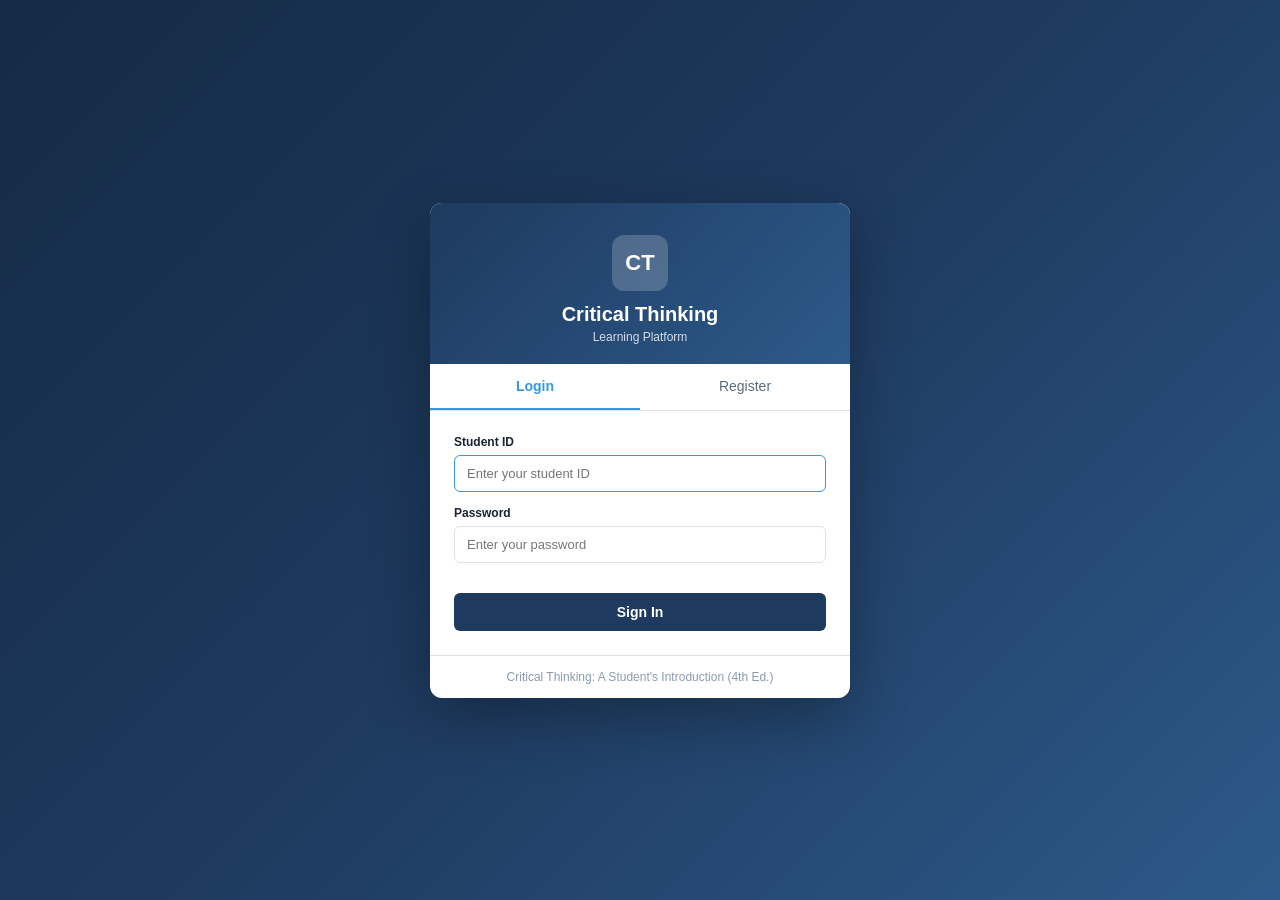
<file: index.html>
<!DOCTYPE html>
<html lang="en">
<head>
<meta charset="UTF-8">
<meta name="viewport" content="width=device-width, initial-scale=1.0">
<title>Critical Thinking Learning Platform</title>
<link rel="stylesheet" href="styles.css">
</head>
<body>
<!-- Auth Overlay (Login / Register) - V7 -->
<div id="authOverlay" class="auth-overlay" style="display:none;">
  <div class="auth-card">
    <div class="auth-logo">
      <div class="auth-logo-icon">CT</div>
      <h2>Critical Thinking</h2>
      <p>Learning Platform</p>
    </div>
    <div class="auth-tabs">
      <div class="auth-tab active" id="authTabLogin" onclick="switchAuthTab('login')">Login</div>
      <div class="auth-tab" id="authTabRegister" onclick="switchAuthTab('register')">Register</div>
    </div>
    <div class="auth-body">
      <!-- Login Form -->
      <div id="loginForm">
        <div class="auth-form-group">
          <label class="auth-form-label">Student ID</label>
          <input type="text" class="auth-form-input" id="loginStudentId" placeholder="Enter your student ID">
        </div>
        <div class="auth-form-group">
          <label class="auth-form-label">Password</label>
          <input type="password" class="auth-form-input" id="loginPassword" placeholder="Enter your password">
        </div>
        <div class="auth-hint" id="loginHint"></div>
        <button class="auth-btn" onclick="loginStudent()">Sign In</button>
      </div>
      <!-- Register Form -->
      <div id="registerForm" style="display:none;">
        <div class="auth-form-group">
          <label class="auth-form-label">Class</label>
          <select class="auth-form-select" id="regClass">
            <option value="Class A">Class A</option>
            <option value="Class B">Class B</option>
            <option value="Class C">Class C</option>
            <option value="__custom__">-- Enter custom class name --</option>
          </select>
          <input type="text" class="auth-form-input" id="regClassCustom" placeholder="Enter custom class name" style="display:none; margin-top:6px;">
        </div>
        <div class="auth-form-group">
          <label class="auth-form-label">Student ID</label>
          <input type="text" class="auth-form-input" id="regStudentId" placeholder="e.g. stu_001 or 2024001">
        </div>
        <div class="auth-form-group">
          <label class="auth-form-label">Name</label>
          <input type="text" class="auth-form-input" id="regName" placeholder="Your full name">
        </div>
        <div class="auth-form-group">
          <label class="auth-form-label">Password</label>
          <input type="password" class="auth-form-input" id="regPassword" placeholder="Create a password">
        </div>
        <div class="auth-form-group">
          <label class="auth-form-label">Confirm Password</label>
          <input type="password" class="auth-form-input" id="regConfirmPassword" placeholder="Confirm your password">
        </div>
        <div class="auth-hint" id="regHint"></div>
        <button class="auth-btn" onclick="registerStudentV7()">Create Account</button>
      </div>
    </div>
    <div class="auth-footer">
      Critical Thinking: A Student's Introduction (4th Ed.)
    </div>
  </div>
</div>

<!-- Welcome / Landing Screen -->
<div id="welcomeScreen" class="welcome-screen">
  <div class="welcome-container">
    <div class="welcome-logo">
      <div class="welcome-logo-icon">CT</div>
      <h1 class="welcome-title">Critical Thinking</h1>
      <p class="welcome-subtitle">Learning Platform</p>
    </div>
    <div class="welcome-cards">
      <div class="welcome-card" id="studentEntryBtn">
        <div class="welcome-card-icon">🎓</div>
        <h3>Student</h3>
        <p>Enter with your class code to begin learning</p>
      </div>
      <div class="welcome-card" id="teacherEntryBtn" onclick="window.location.href='admin.html'">
        <div class="welcome-card-icon">👨‍🏫</div>
        <h3>Teacher</h3>
        <p>Manage classes and view student progress</p>
      </div>
    </div>
    <p class="welcome-footer">Critical Thinking: A Student's Introduction (4th Ed.)</p>
  </div>
</div>

<!-- Student Registration Modal -->
<div id="registerModal" class="modal-overlay hidden">
  <div class="modal-content" style="max-width:420px;">
    <div class="modal-header">
      <h3>Join Your Class</h3>
    </div>
    <div class="modal-body">
      <div class="form-group">
        <label>Your Name</label>
        <input type="text" id="regName" placeholder="Enter your name" class="form-input">
      </div>
      <div class="form-group">
        <label>Class Code</label>
        <input type="text" id="regCode" placeholder="Enter class code (e.g. CT2026)" class="form-input">
        <p class="form-hint" id="regHint" style="color:#e74c3c;font-size:12px;margin-top:6px;"></p>
      </div>
      <button class="btn btn-primary" id="regSubmitBtn" style="width:100%;">Enter Learning Platform →</button>
    </div>
  </div>
</div>



<div class="app-container">
  <aside class="sidebar">
    <div class="sidebar-header">
      <div class="sidebar-logo">
        <div class="sidebar-logo-icon">CT</div>
        <span>Critical Thinking</span>
      </div>
      <div class="sidebar-subtitle">Learning Platform</div>
    </div>
    <nav class="nav-menu">
      <div class="nav-section-title">Main</div>
      <div class="nav-item active" data-page="dashboard">
        <span class="nav-item-icon">&#9632;</span>
        <span>Dashboard</span>
      </div>
      <div class="nav-item" data-page="messages">
        <span class="nav-item-icon">&#9993;</span>
        <span>Messages</span>
        <span class="nav-badge" id="msgBadge">0</span>
      </div>
      <div class="nav-section-title">Learning</div>
      <div class="nav-item" data-page="pretest">
        <span class="nav-item-icon">&#9881;</span>
        <span>Pretest</span>
      </div>
      <div class="nav-item" data-page="chapter1">
        <span class="nav-item-icon">&#9312;</span>
        <span>Chapter 1: Intro</span>
      </div>
      <div class="nav-item" data-page="chapter2">
        <span class="nav-item-icon">&#9313;</span>
        <span>Chapter 2: Arguments</span>
      </div>
      <div class="nav-item" data-page="chapter3">
        <span class="nav-item-icon">&#9314;</span>
        <span>Chapter 3: Logic</span>
      </div>
      <div class="nav-item" data-page="chapter4">
        <span class="nav-item-icon">&#9315;</span>
        <span>Chapter 4: Language</span>
      </div>
      <div class="nav-item" data-page="chapter5">
        <span class="nav-item-icon">&#9316;</span>
        <span>Chapter 5: Fallacies I</span>
      </div>
      <div class="nav-item" data-page="chapter6">
        <span class="nav-item-icon">&#9317;</span>
        <span>Chapter 6: Fallacies II</span>
      </div>
      <div class="nav-item" data-page="chapter7">
        <span class="nav-item-icon">&#9318;</span>
        <span>Chapter 7: Analyzing Arguments</span>
      </div>
      <div class="nav-item" data-page="chapter8">
        <span class="nav-item-icon">&#9319;</span>
        <span>Chapter 8: Evaluating Arguments</span>
      </div>
      <div class="nav-item" data-page="chapter9">
        <span class="nav-item-icon">&#9319;</span>
        <span>Chapter 9</span>
      </div>
      <div class="nav-item" data-page="chapter10">
        <span class="nav-item-icon">&#9319;</span>
        <span>Chapter 10</span>
      </div>
      <div class="nav-item" data-page="pbl">
        <span class="nav-item-icon">&#128193;</span>
        <span>PBL Projects</span>
      </div>
      <div class="nav-item" data-page="radar">
        <span class="nav-item-icon">&#9672;</span>
        <span>Knowledge Network</span>
      </div>
      <div class="nav-item" data-page="posttests">
        <span class="nav-item-icon">&#10003;</span>
        <span>Post-tests</span>
      </div>
      <div class="nav-section-title">Practice</div>
      <div class="nav-item" data-page="practice">
        <span class="nav-item-icon">&#9881;</span>
        <span>Practice Quizzes</span>
      </div>
    </nav>
    <div class="sidebar-footer">
      <div class="student-info">
        <div class="student-avatar" id="studentAvatar">S</div>
        <div>
          <div class="student-name" id="studentName">Student</div>
          <div class="student-role" id="studentRole">Learner</div>
        </div>
      </div>
    </div>
  </aside>

  <main class="main-content">
    <header class="topbar">
      <div class="topbar-title" id="topbarTitle">Dashboard</div>
      <div class="topbar-right">
        <div class="progress-mini">
          <span id="topbarProgressText">0% complete</span>
          <div class="progress-bar-mini">
            <div class="progress-fill-mini" id="topbarProgressFill" style="width:0%"></div>
          </div>
        </div>
        <div class="topbar-user-info">
          <span class="topbar-user-badge" id="topbarClassBadge">—</span>
          <span class="topbar-user-name" id="topbarUserName">Student</span>
          <button class="logout-btn-top" id="logoutBtnTop" title="Log out">Logout</button>
        </div>
      </div>
    </header>
    <div class="content-area" id="contentArea"></div>
  </main>
</div>

<button class="ai-tutor-toggle" id="aiTutorToggle" title="AI Tutor">&#128172;</button>

<div class="ai-tutor-panel" id="aiTutorPanel">
  <div class="ai-tutor-header">
    <div class="ai-tutor-avatar">&#127942;</div>
    <div>
      <div class="ai-tutor-name">Socratic Tutor</div>
      <div class="ai-tutor-status">Online - Ask me anything!</div>
    </div>
    <button class="ai-tutor-close" id="aiTutorClose">&times;</button>
  </div>
  <div class="ai-tutor-messages" id="aiMessages"></div>
  <div class="quick-suggestions" id="quickSuggestions"></div>
  <div class="ai-tutor-input">
    <input type="text" id="aiInput" placeholder="Ask me anything about critical thinking...">
    <button class="ai-tutor-send" id="aiSend">&#10148;</button>
  </div>
</div>

<script src="app.js"></script>
</body>
</html>
</file>
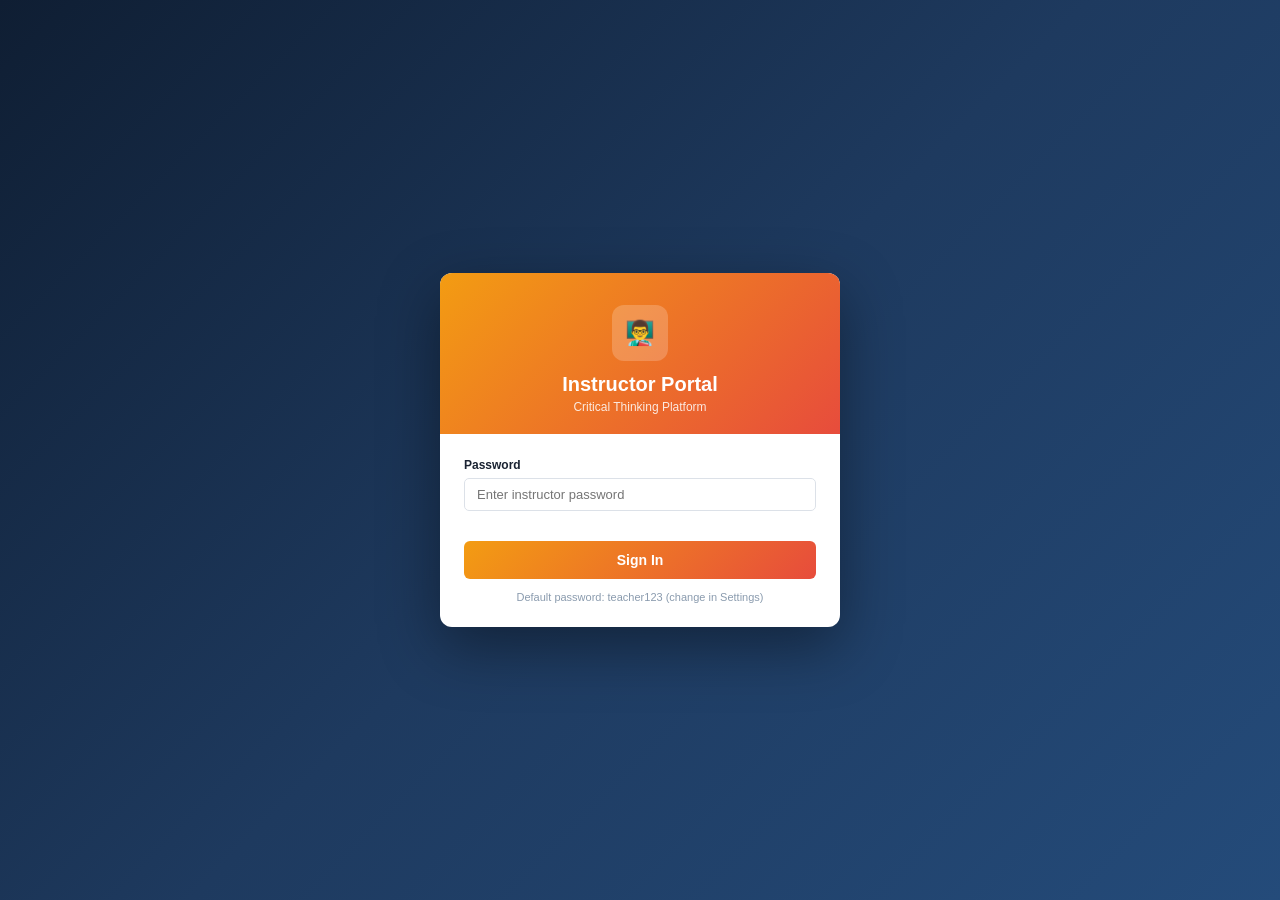
<file: admin.html>
<!DOCTYPE html>
<html lang="en">
<head>
<meta charset="UTF-8">
<meta name="viewport" content="width=device-width, initial-scale=1.0">
<title>Critical Thinking Platform - Instructor Dashboard</title>
<link rel="stylesheet" href="admin.css">
</head>
<body>

<!-- Teacher Login Overlay - V7 -->
<div id="teacherLoginOverlay" class="teacher-login-overlay" style="display:none;">
  <div class="teacher-login-card">
    <div class="teacher-login-header">
      <div class="teacher-login-icon">&#128104;&#8205;&#127979;</div>
      <h2>Instructor Portal</h2>
      <p>Critical Thinking Platform</p>
    </div>
    <div class="teacher-login-body">
      <div class="form-group">
        <label class="form-label">Password</label>
        <input type="password" class="form-input" id="teacherLoginPassword" placeholder="Enter instructor password">
      </div>
      <div class="form-hint" id="teacherLoginHint"></div>
      <button class="teacher-login-btn" onclick="teacherLogin()">Sign In</button>
      <p style="text-align:center; margin-top:12px; font-size:11px; color:var(--text-muted);">
        Default password: teacher123 (change in Settings)
      </p>
    </div>
  </div>
</div>

<div class="app-container">
  <aside class="sidebar">
    <div class="sidebar-header">
      <div class="sidebar-logo">
        <div class="sidebar-logo-icon">CT</div>
        <span>Critical Thinking</span>
      </div>
      <div class="sidebar-subtitle">Instructor Panel</div>
    </div>
    <nav class="nav-menu">
      <div class="nav-section-title">Overview</div>
      <div class="nav-item active" data-page="dashboard">
        <span class="nav-item-icon">&#9632;</span>
        <span>Dashboard</span>
      </div>
      <div class="nav-item" data-page="classes">
        <span class="nav-item-icon">&#128101;</span>
        <span>Class Management</span>
      </div>
      <div class="nav-item" data-page="students">
        <span class="nav-item-icon">&#9787;</span>
        <span>Students</span>
      </div>
      <div class="nav-item" data-page="analytics">
        <span class="nav-item-icon">&#9672;</span>
        <span>Class Analytics</span>
      </div>
      <div class="nav-item" data-page="pbl">
        <span class="nav-item-icon">&#128193;</span>
        <span>PBL Projects</span>
      </div>
      <div class="nav-section-title">Content</div>
      <div class="nav-item" data-page="course">
        <span class="nav-item-icon">&#128218;</span>
        <span>Course Management</span>
      </div>
      <div class="nav-item" data-page="questions">
        <span class="nav-item-icon">&#9776;</span>
        <span>Question Bank</span>
      </div>
      <div class="nav-item" data-page="settings">
        <span class="nav-item-icon">&#9881;</span>
        <span>Settings</span>
      </div>
    </nav>
    <div class="sidebar-footer">
      <div class="teacher-info">
        <div class="teacher-avatar">I</div>
        <div>
          <div class="teacher-name">Dr. Instructor</div>
          <div class="teacher-role">Teacher</div>
        </div>
      </div>
    </div>
  </aside>

  <main class="main-content">
    <header class="topbar">
      <div class="topbar-title" id="topbarTitle">Dashboard</div>
      <div style="display:flex; align-items:center; gap:12px;">
        <select id="adminClassFilter" class="class-filter-select" onchange="adminFilterByClass(this.value)" title="Filter by class">
          <option value="__all__">All Classes</option>
        </select>
        <a href="index_v7.html" style="font-size:13px; color:var(--accent); text-decoration:none;">Student View &rarr;</a>
        <button class="logout-btn-top" onclick="teacherLogout()" style="padding:5px 12px; background:transparent; border:1px solid var(--border); border-radius:5px; font-size:12px; color:var(--text-secondary); cursor:pointer; font-family:inherit;">Logout</button>
      </div>
    </header>
    <div class="content-area" id="contentArea"></div>
  </main>
</div>

<script src="admin.js"></script>

  <!-- Teacher AI Tutor -->
  <button id="teacherAiTutorToggle" title="AI Tutor" style="position:fixed; bottom:24px; right:24px; width:56px; height:56px; border-radius:50%; background:linear-gradient(135deg, #3498db, #2d5a8a); color:#fff; border:none; font-size:24px; cursor:pointer; box-shadow:0 4px 16px rgba(52,152,219,0.4); z-index:1500; transition:transform 0.2s;">&#128172;</button>
  
  <div id="teacherAiTutorPanel" style="position:fixed; bottom:24px; right:24px; width:380px; max-width:calc(100vw - 48px); height:520px; max-height:calc(100vh - 48px); background:#fff; border-radius:12px; box-shadow:0 8px 32px rgba(0,0,0,0.2); display:none; flex-direction:column; z-index:1501; overflow:hidden;">
    <div style="padding:14px 16px; background:linear-gradient(135deg, #1e3a5f, #2d5a8a); color:#fff; display:flex; align-items:center; justify-content:space-between; flex-shrink:0;">
      <div style="display:flex; align-items:center; gap:10px;">
        <div style="width:32px; height:32px; border-radius:50%; background:rgba(255,255,255,0.2); display:flex; align-items:center; justify-content:center; font-size:18px;">&#127891;</div>
        <div>
          <div style="font-weight:600; font-size:14px;">Teaching Assistant AI</div>
          <div style="font-size:11px; opacity:0.8;">AI Tutor for Educators</div>
        </div>
      </div>
      <button id="teacherAiTutorClose" style="background:none; border:none; color:#fff; font-size:22px; cursor:pointer; padding:4px; line-height:1;">&times;</button>
    </div>
    <div id="teacherAiMessages" style="flex:1; overflow-y:auto; padding:12px 14px; display:flex; flex-direction:column; gap:10px; background:#f5f7fa;"></div>
    <div id="teacherQuickSuggestions" style="padding:8px 12px; display:flex; gap:6px; flex-wrap:wrap; border-top:1px solid #dce1e8; background:#fff; flex-shrink:0;"></div>
    <div style="padding:10px 12px; border-top:1px solid #dce1e8; display:flex; gap:8px; background:#fff; flex-shrink:0;">
      <input type="text" id="teacherAiInput" placeholder="Ask about teaching strategies..." style="flex:1; padding:8px 14px; border:1px solid #dce1e8; border-radius:20px; font-size:13px; outline:none; font-family:inherit;">
      <button id="teacherAiSend" style="width:36px; height:36px; border-radius:50%; background:#3498db; color:#fff; border:none; cursor:pointer; flex-shrink:0; display:flex; align-items:center; justify-content:center;">&#10148;</button>
    </div>
  </div>

</body>
</html>
</file>
<file: styles.css>
* { margin:0; padding:0; box-sizing:border-box; }
html, body { height:100%; font-family:'Segoe UI', -apple-system, BlinkMacSystemFont, Roboto, sans-serif; background:#f0f2f5; color:#1a2332; font-size:14px; }
:root {
  --primary:#1e3a5f; --primary-dark:#152a45; --primary-light:#2d5a8a;
  --accent:#3498db; --accent-light:#5dade2;
  --success:#27ae60; --success-light:#2ecc71;
  --warning:#f39c12; --danger:#e74c3c; --danger-light:#ec7063;
  --sidebar-bg:#0f1e33; --sidebar-hover:#1a3050; --sidebar-active:#244b7a;
  --card-bg:#ffffff; --border:#dce1e8;
  --text-primary:#1a2332; --text-secondary:#5a6c7d; --text-muted:#8a9bae;
  --bg-page:#f0f2f5;
  --shadow-sm:0 1px 3px rgba(0,0,0,0.08);
  --shadow-md:0 2px 8px rgba(0,0,0,0.1);
  --shadow-lg:0 4px 16px rgba(0,0,0,0.12);
  --radius:6px;
}
.app-container { display:flex; height:100vh; overflow:hidden; }
.sidebar { width:240px; background:var(--sidebar-bg); color:#c8d6e5; display:flex; flex-direction:column; flex-shrink:0; border-right:1px solid rgba(255,255,255,0.05); }
.sidebar-header { padding:20px 18px; border-bottom:1px solid rgba(255,255,255,0.08); }
.sidebar-logo { font-size:17px; font-weight:700; color:#fff; letter-spacing:-0.3px; display:flex; align-items:center; gap:10px; }
.sidebar-logo-icon { width:32px; height:32px; background:linear-gradient(135deg, var(--accent), var(--primary-light)); border-radius:6px; display:flex; align-items:center; justify-content:center; font-weight:800; color:#fff; font-size:14px; }
.sidebar-subtitle { font-size:11px; color:var(--text-muted); margin-top:3px; }
.nav-menu { flex:1; padding:10px 0; overflow-y:auto; }
.nav-section-title { font-size:10px; text-transform:uppercase; letter-spacing:1px; color:#5a7090; padding:14px 18px 6px; font-weight:600; }
.nav-item { display:flex; align-items:center; gap:10px; padding:9px 18px; cursor:pointer; transition:all 0.15s; font-size:13.5px; border-left:3px solid transparent; color:#a8b8cc; }
.nav-item:hover { background:var(--sidebar-hover); color:#fff; }
.nav-item.active { background:var(--sidebar-active); color:#fff; border-left-color:var(--accent); }
.nav-item-icon { width:18px; text-align:center; font-size:15px; }
.nav-badge { margin-left:auto; background:var(--danger); color:#fff; font-size:10px; padding:2px 6px; border-radius:10px; font-weight:600; }
.sidebar-footer { padding:14px 18px; border-top:1px solid rgba(255,255,255,0.08); font-size:12px; color:#5a7090; }
.student-info { display:flex; align-items:center; gap:10px; }
.student-avatar { width:34px; height:34px; border-radius:50%; background:linear-gradient(135deg, var(--accent), var(--success)); display:flex; align-items:center; justify-content:center; color:#fff; font-weight:600; font-size:13px; }
.student-name { color:#e0e8f0; font-weight:500; font-size:13px; }
.student-role { font-size:11px; color:#5a7090; }
.main-content { flex:1; display:flex; flex-direction:column; overflow:hidden; }
.topbar { height:54px; background:#fff; border-bottom:1px solid var(--border); display:flex; align-items:center; padding:0 24px; justify-content:space-between; box-shadow:var(--shadow-sm); }
.topbar-title { font-size:16px; font-weight:600; color:var(--text-primary); }
.topbar-right { display:flex; align-items:center; gap:16px; }
.progress-mini { display:flex; align-items:center; gap:8px; font-size:12px; color:var(--text-secondary); }
.progress-bar-mini { width:100px; height:6px; background:#e8ecf1; border-radius:3px; overflow:hidden; }
.progress-fill-mini { height:100%; background:linear-gradient(90deg, var(--accent), var(--success)); border-radius:3px; transition:width 0.3s; }
.content-area { flex:1; overflow-y:auto; padding:20px 24px; background:var(--bg-page); }
.page-title { font-size:20px; font-weight:700; color:var(--text-primary); margin-bottom:4px; }
.page-subtitle { color:var(--text-secondary); font-size:13px; margin-bottom:18px; }
.card { background:var(--card-bg); border-radius:var(--radius); box-shadow:var(--shadow-sm); border:1px solid var(--border); margin-bottom:16px; }
.card-header { padding:14px 18px; border-bottom:1px solid var(--border); display:flex; align-items:center; justify-content:space-between; }
.card-title { font-size:14px; font-weight:600; color:var(--text-primary); }
.card-body { padding:16px 18px; }
.grid-2 { display:grid; grid-template-columns:1fr 1fr; gap:16px; }
.grid-3 { display:grid; grid-template-columns:repeat(3, 1fr); gap:16px; }
.grid-4 { display:grid; grid-template-columns:repeat(4, 1fr); gap:16px; }
.stat-card { background:#fff; border-radius:var(--radius); padding:16px; box-shadow:var(--shadow-sm); border:1px solid var(--border); display:flex; flex-direction:column; gap:6px; }
.stat-label { font-size:12px; color:var(--text-secondary); }
.stat-value { font-size:26px; font-weight:700; color:var(--text-primary); }
.stat-change { font-size:11px; display:flex; align-items:center; gap:4px; }
.stat-change.up { color:var(--success); } .stat-change.down { color:var(--danger); }
.btn { display:inline-flex; align-items:center; justify-content:center; padding:8px 16px; border-radius:5px; font-size:13px; font-weight:500; cursor:pointer; border:none; transition:all 0.15s; font-family:inherit; }
.btn-primary { background:var(--primary); color:#fff; } .btn-primary:hover { background:var(--primary-light); }
.btn-accent { background:var(--accent); color:#fff; } .btn-accent:hover { background:var(--accent-light); }
.btn-success { background:var(--success); color:#fff; } .btn-success:hover { background:var(--success-light); }
.btn-outline { background:transparent; border:1px solid var(--border); color:var(--text-primary); }
.btn-outline:hover { background:#f5f7fa; border-color:var(--accent); color:var(--accent); }
.btn-sm { padding:5px 12px; font-size:12px; } .btn-lg { padding:10px 22px; font-size:14px; }
.btn:disabled { opacity:0.5; cursor:not-allowed; }
.btn-block { width:100%; }
.quiz-container { max-width:760px; margin:0 auto; }
.quiz-progress-bar { height:4px; background:#e8ecf1; border-radius:2px; margin-bottom:20px; overflow:hidden; }
.quiz-progress-fill { height:100%; background:linear-gradient(90deg, var(--accent), var(--success)); transition:width 0.3s; }
.quiz-meta { display:flex; justify-content:space-between; align-items:center; margin-bottom:12px; font-size:12px; color:var(--text-secondary); }
.difficulty-badge { display:inline-block; padding:3px 10px; border-radius:12px; font-size:11px; font-weight:600; text-transform:capitalize; }
.difficulty-badge.basic { background:#e8f8f0; color:var(--success); }
.difficulty-badge.intermediate { background:#fef3e2; color:var(--warning); }
.difficulty-badge.advanced { background:#fde8e8; color:var(--danger); }
.question-text { font-size:16px; font-weight:600; color:var(--text-primary); line-height:1.5; margin-bottom:18px; }
.option-item { display:flex; align-items:flex-start; gap:12px; padding:12px 14px; border:1px solid var(--border); border-radius:6px; margin-bottom:10px; cursor:pointer; transition:all 0.15s; background:#fff; }
.option-item:hover { border-color:var(--accent); background:#f0f7fd; }
.option-item.selected { border-color:var(--accent); background:#e8f4fd; }
.option-item.correct { border-color: var(--success); background: #eafaf1; color: #1e8449; }
.option-item.incorrect { border-color: var(--danger); background: #fdedec; color: #c0392b; }
.option-label { width:24px; height:24px; border-radius:50%; background:#e8ecf1; color:var(--text-secondary); display:flex; align-items:center; justify-content:center; font-size:12px; font-weight:600; flex-shrink:0; }
.option-item.selected .option-label { background:var(--accent); color:#fff; }
.option-item.correct .option-label { background:var(--success); color:#fff; }
.option-item.incorrect .option-label { background:var(--danger); color:#fff; }
.option-text { flex:1; line-height:1.45; font-size:13.5px; }
.explanation-box { margin-top:16px; padding:14px; background:#f8fafc; border-left:3px solid var(--accent); border-radius:4px; font-size:13px; line-height:1.5; color:var(--text-secondary); }
.explanation-box strong { color:var(--text-primary); }
.quiz-actions { display:flex; justify-content:space-between; align-items:center; margin-top:24px; gap:12px; }
.radar-container { width:100%; max-width:400px; margin:0 auto; }
.chapter-content { line-height:1.7; color:var(--text-primary); }
.chapter-content h2 { font-size:22px; margin:24px 0 12px; color:var(--primary); }
.chapter-content h3 { font-size:17px; margin:20px 0 10px; color:var(--primary-dark); }
.chapter-content p { margin-bottom:12px; font-size:14px; }
.chapter-content ul, .chapter-content ol { margin:10px 0 14px 24px; }
.chapter-content li { margin-bottom:6px; font-size:14px; }
.chapter-content .highlight-box { background:#f0f7fd; border-left:4px solid var(--accent); padding:14px 18px; margin:16px 0; border-radius:4px; }
.chapter-content .key-term { font-weight:600; color:var(--primary-dark); }
.ai-tutor-toggle { position:fixed; right:24px; bottom:24px; z-index:1000; width:56px; height:56px; border-radius:50%; background:linear-gradient(135deg, var(--primary), var(--accent)); color:#fff; cursor:pointer; border:none; box-shadow:0 4px 16px rgba(30,58,95,0.4); display:flex; align-items:center; justify-content:center; font-size:26px; transition:all 0.25s; }
.ai-tutor-toggle:hover { transform:scale(1.08); box-shadow:0 6px 20px rgba(30,58,95,0.5); }
.ai-tutor-toggle.has-unread::after { content:''; position:absolute; top:4px; right:4px; width:12px; height:12px; background:var(--danger); border-radius:50%; border:2px solid #fff; }
.ai-tutor-panel { position:fixed; right:24px; bottom:92px; z-index:999; width:380px; height:520px; background:#fff; border-radius:12px; box-shadow:0 8px 32px rgba(0,0,0,0.2); display:flex; flex-direction:column; overflow:hidden; transform:translateY(20px); opacity:0; pointer-events:none; transition:all 0.25s ease; border:1px solid var(--border); }
.ai-tutor-panel.open { transform:translateY(0); opacity:1; pointer-events:auto; }
.ai-tutor-header { background:linear-gradient(135deg, var(--primary), var(--primary-light)); color:#fff; padding:14px 16px; display:flex; align-items:center; gap:12px; }
.ai-tutor-avatar { width:38px; height:38px; border-radius:50%; background:linear-gradient(135deg, var(--accent), var(--success)); display:flex; align-items:center; justify-content:center; font-size:18px; font-weight:700; flex-shrink:0; }
.ai-tutor-name { font-weight:600; font-size:14px; }
.ai-tutor-status { font-size:11px; opacity:0.8; display:flex; align-items:center; gap:5px; }
.ai-tutor-status::before { content:''; width:7px; height:7px; background:var(--success-light); border-radius:50%; display:inline-block; }
.ai-tutor-close { margin-left:auto; background:transparent; border:none; color:#fff; font-size:20px; cursor:pointer; opacity:0.8; padding:4px; }
.ai-tutor-close:hover { opacity:1; }
.ai-tutor-messages { flex:1; overflow-y:auto; padding:16px; display:flex; flex-direction:column; gap:12px; background:#f5f7fa; }
.msg { max-width:82%; padding:10px 13px; border-radius:14px; font-size:13px; line-height:1.45; word-wrap:break-word; }
.msg-ai { align-self:flex-start; background:#fff; color:var(--text-primary); border-bottom-left-radius:4px; box-shadow:0 1px 2px rgba(0,0,0,0.06); }
.msg-user { align-self:flex-end; background:var(--accent); color:#fff; border-bottom-right-radius:4px; }
.msg-hint { align-self:flex-start; background:#fff8e1; color:#8d6e00; border:1px solid #ffe082; font-size:12px; padding:8px 12px; border-radius:10px; border-bottom-left-radius:4px; }
.msg-thinking { align-self:flex-start; background:#fff; padding:10px 14px; border-radius:14px; border-bottom-left-radius:4px; display:flex; gap:4px; box-shadow:0 1px 2px rgba(0,0,0,0.06); }
.msg-thinking span { width:6px; height:6px; background:var(--text-muted); border-radius:50%; animation:bounce 1.2s infinite; }
.msg-thinking span:nth-child(2) { animation-delay:0.15s; }
.msg-thinking span:nth-child(3) { animation-delay:0.3s; }
@keyframes bounce { 0%, 60%, 100% { transform:translateY(0); opacity:0.4; } 30% { transform:translateY(-5px); opacity:1; } }
.ai-tutor-input { padding:12px; border-top:1px solid var(--border); background:#fff; display:flex; gap:8px; }
.ai-tutor-input input { flex:1; padding:9px 12px; border:1px solid var(--border); border-radius:20px; font-size:13px; outline:none; font-family:inherit; }
.ai-tutor-input input:focus { border-color:var(--accent); }
.ai-tutor-send { width:36px; height:36px; border-radius:50%; background:var(--accent); color:#fff; border:none; cursor:pointer; display:flex; align-items:center; justify-content:center; font-size:14px; }
.ai-tutor-send:hover { background:var(--accent-light); }
.quick-suggestions { display:flex; flex-wrap:wrap; gap:6px; padding:8px 12px; border-top:1px solid var(--border); background:#fafbfc; }
.quick-suggestion { padding:5px 10px; background:#fff; border:1px solid var(--border); border-radius:14px; font-size:11px; color:var(--text-secondary); cursor:pointer; transition:all 0.15s; }
.quick-suggestion:hover { border-color:var(--accent); color:var(--accent); background:#f0f7fd; }
.message-item { padding:14px 16px; border-bottom:1px solid var(--border); cursor:pointer; transition:background 0.15s; display:flex; gap:12px; }
.message-item:hover { background:#f8fafc; }
.message-item.unread { background:#f0f7fd; }
.message-item.unread .message-title { font-weight:600; }
.message-icon { width:38px; height:38px; border-radius:8px; flex-shrink:0; display:flex; align-items:center; justify-content:center; font-size:16px; background:#e8f4fd; color:var(--accent); }
.message-icon.success { background:#eafaf1; color:var(--success); }
.message-icon.warning { background:#fef3e2; color:var(--warning); }
.message-icon.info { background:#e8f4fd; color:var(--accent); }
.message-content { flex:1; min-width:0; }
.message-title { font-size:13px; color:var(--text-primary); margin-bottom:3px; }
.message-preview { font-size:12px; color:var(--text-secondary); white-space:nowrap; overflow:hidden; text-overflow:ellipsis; }
.message-time { font-size:11px; color:var(--text-muted); flex-shrink:0; }
.data-table { width:100%; border-collapse:collapse; font-size:13px; }
.data-table th { text-align:left; padding:10px 12px; font-weight:600; font-size:12px; color:var(--text-secondary); text-transform:uppercase; letter-spacing:0.5px; border-bottom:2px solid var(--border); background:#fafbfc; }
.data-table td { padding:11px 12px; border-bottom:1px solid var(--border); }
.data-table tr:hover { background:#f8fafc; }
.modal-overlay { position:fixed; top:0; left:0; right:0; bottom:0; background:rgba(0,0,0,0.5); z-index:2000; display:none; align-items:center; justify-content:center; }
.modal-overlay.show { display:flex; }
.modal { background:#fff; border-radius:8px; width:90%; max-width:520px; max-height:85vh; overflow-y:auto; box-shadow:var(--shadow-lg); }
.modal-header { padding:16px 20px; border-bottom:1px solid var(--border); display:flex; align-items:center; justify-content:space-between; }
.modal-title { font-size:16px; font-weight:600; }
.modal-close { background:none; border:none; font-size:22px; cursor:pointer; color:var(--text-muted); }
.modal-body { padding:20px; }
.modal-footer { padding:14px 20px; border-top:1px solid var(--border); display:flex; justify-content:flex-end; gap:10px; }
.msg-modal-overlay { position:fixed; top:0; left:0; right:0; bottom:0; background:rgba(0,0,0,0.5); z-index:9999; display:none; align-items:center; justify-content:center; }
.forum-modal-overlay { position:fixed; top:0; left:0; right:0; bottom:0; background:rgba(0,0,0,0.5); z-index:9998; display:none; align-items:center; justify-content:center; }
.forum-modal-overlay.show { display:flex; }

.msg-modal-overlay.show { display:flex; }
.progress-section { display:grid; grid-template-columns:repeat(2, 1fr); gap:14px; }
.progress-item { display:flex; align-items:center; gap:12px; padding:10px; border-radius:6px; background:#f8fafc; }
.progress-ring { width:44px; height:44px; flex-shrink:0; position:relative; }
.progress-ring svg { transform:rotate(-90deg); }
.progress-label { font-size:12px; font-weight:500; color:var(--text-primary); }
.progress-value { font-size:11px; color:var(--text-secondary); }
.tabs { display:flex; border-bottom:1px solid var(--border); margin-bottom:16px; gap:2px; }
.tab { padding:10px 16px; cursor:pointer; font-size:13px; color:var(--text-secondary); border-bottom:2px solid transparent; transition:all 0.15s; }
.tab:hover { color:var(--text-primary); }
.tab.active { color:var(--accent); border-bottom-color:var(--accent); font-weight:600; }
.result-header { text-align:center; padding:20px 0 10px; }
.result-score { font-size:48px; font-weight:800; color:var(--primary); }
.result-label { font-size:13px; color:var(--text-secondary); margin-top:4px; }
.result-detail { display:grid; grid-template-columns:1fr 1fr; gap:12px; margin-top:16px; }
.result-detail-item { padding:12px; background:#f8fafc; border-radius:6px; display:flex; justify-content:space-between; align-items:center; }
.result-detail-label { font-size:12px; color:var(--text-secondary); }
.result-detail-value { font-size:14px; font-weight:600; color:var(--text-primary); }
.hidden { display:none !important; }
.flex { display:flex; } .flex-between { display:flex; justify-content:space-between; align-items:center; }
.mt-4 { margin-top:4px; } .mt-8 { margin-top:8px; } .mt-12 { margin-top:12px; } .mt-16 { margin-top:16px; } .mt-24 { margin-top:24px; }
.mb-4 { margin-bottom:4px; } .mb-8 { margin-bottom:8px; } .mb-12 { margin-bottom:12px; } .mb-16 { margin-bottom:16px; }
.text-sm { font-size:12px; } .text-muted { color:var(--text-muted); } .text-secondary { color:var(--text-secondary); }
.text-success { color:var(--success); } .text-danger { color:var(--danger); } .text-warning { color:var(--warning); } .text-accent { color:var(--accent); }
.font-600 { font-weight:600; } .font-700 { font-weight:700; }
.learning-card { background:#fff; border-radius:8px; padding:18px; box-shadow:var(--shadow-sm); border:1px solid var(--border); cursor:pointer; transition:all 0.2s; }
.learning-card:hover { box-shadow:var(--shadow-md); border-color:var(--accent); transform:translateY(-2px); }
.learning-card-icon { width:44px; height:44px; border-radius:10px; background:linear-gradient(135deg, #e8f4fd, #d4e9fa); display:flex; align-items:center; justify-content:center; font-size:20px; margin-bottom:12px; }
.learning-card-title { font-size:15px; font-weight:600; margin-bottom:5px; }
.learning-card-desc { font-size:12px; color:var(--text-secondary); line-height:1.5; }
.learning-card-progress { margin-top:12px; height:5px; background:#e8ecf1; border-radius:3px; overflow:hidden; }
.learning-card-progress-fill { height:100%; background:linear-gradient(90deg, var(--accent), var(--success)); border-radius:3px; }
.recommendation-card { background:linear-gradient(135deg, #f0f7fd, #e8f4fd); border:1px solid #b8dcf5; border-radius:8px; padding:16px; margin-bottom:12px; }
.recommendation-card h4 { font-size:13px; color:var(--primary); margin-bottom:8px; display:flex; align-items:center; gap:8px; }
.recommendation-card p { font-size:13px; color:var(--text-secondary); line-height:1.5; margin:0; }
@media (max-width: 900px) {
  .sidebar { width:64px; }
  .sidebar-logo span, .sidebar-subtitle, .nav-item span:not(.nav-item-icon), .nav-section-title, .student-info .student-name, .student-role { display:none; }
  .nav-item { justify-content:center; padding:12px; }
  .grid-2, .grid-3, .grid-4 { grid-template-columns:1fr; }
  .ai-tutor-panel { width:calc(100vw - 32px); right:16px; height:60vh; }
}

/* ===== PBL Module Styles ===== */
.pbl-steps-nav { display:flex; gap:4px; margin-bottom:20px; background:#f8fafc; padding:12px 16px; border-radius:8px; border:1px solid var(--border); overflow-x:auto; }

/* ===== Discussion Forum Styles ===== */
.forum-header { display:flex; align-items:center; justify-content:space-between; margin-bottom:16px; flex-wrap:wrap; gap:12px; }
.forum-title-group { display:flex; flex-direction:column; }
.forum-title { font-size:20px; font-weight:700; color:var(--text-primary); }
.forum-subtitle { font-size:13px; color:var(--text-secondary); margin-top:2px; }
.forum-category-bar { display:flex; gap:8px; margin-bottom:16px; flex-wrap:wrap; }
.forum-cat-chip { padding:6px 14px; border-radius:20px; font-size:12px; font-weight:500; cursor:pointer; background:#f0f2f5; color:var(--text-secondary); border:1px solid transparent; transition:all 0.15s; }
.forum-cat-chip:hover { background:#e8ecf1; }
.forum-cat-chip.active { background:var(--accent); color:#fff; border-color:var(--accent); }
.forum-post-card { background:#fff; border-radius:8px; border:1px solid var(--border); padding:16px 18px; margin-bottom:12px; cursor:pointer; transition:all 0.15s; position:relative; }
.forum-post-card:hover { border-color:var(--accent); box-shadow:0 2px 8px rgba(0,0,0,0.06); }
.forum-post-card.pinned { border-left:3px solid var(--accent); background:linear-gradient(to right, #f0f7ff, #fff); }
.forum-post-top { display:flex; align-items:center; gap:8px; margin-bottom:8px; flex-wrap:wrap; }
.forum-pin-badge { font-size:11px; color:var(--accent); font-weight:600; display:flex; align-items:center; gap:2px; }
.forum-category-tag { font-size:11px; padding:3px 8px; border-radius:4px; font-weight:600; }
.forum-cat-Question { background:#fff0e6; color:#e67e22; }
.forum-cat-Idea { background:#e8f8f0; color:#27ae60; }
.forum-cat-Help { background:#ffe6e6; color:#e74c3c; }
.forum-cat-Discussion { background:#e6f0ff; color:#3498db; }
.forum-cat-Resource { background:#f3e6ff; color:#9b59b6; }
.forum-post-title { font-size:15px; font-weight:600; color:var(--text-primary); margin-bottom:6px; line-height:1.4; }
.forum-post-preview { font-size:13px; color:var(--text-secondary); line-height:1.5; display:-webkit-box; -webkit-line-clamp:2; -webkit-box-orient:vertical; overflow:hidden; margin-bottom:10px; }
.forum-post-meta { display:flex; align-items:center; gap:14px; font-size:12px; color:var(--text-muted); flex-wrap:wrap; }
.forum-post-meta-item { display:flex; align-items:center; gap:4px; }
.forum-post-author { font-weight:500; color:var(--text-secondary); }
.forum-post-author.instructor { color:var(--accent); }
.forum-post-detail { background:#fff; border-radius:8px; border:1px solid var(--border); padding:20px; margin-bottom:12px; }
.forum-detail-header { margin-bottom:14px; padding-bottom:14px; border-bottom:1px solid var(--border); }
.forum-detail-title { font-size:18px; font-weight:700; color:var(--text-primary); margin-bottom:10px; }
.forum-detail-meta { display:flex; align-items:center; gap:12px; font-size:12px; color:var(--text-muted); flex-wrap:wrap; }
.forum-detail-content { font-size:14px; color:var(--text-primary); line-height:1.7; margin-bottom:16px; white-space:pre-wrap; }
.forum-detail-actions { display:flex; align-items:center; gap:12px; margin-bottom:16px; padding-top:12px; border-top:1px solid var(--border); }
.forum-like-btn { display:flex; align-items:center; gap:6px; padding:6px 14px; border-radius:6px; background:#f5f7fa; color:var(--text-secondary); cursor:pointer; font-size:13px; border:1px solid var(--border); transition:all 0.15s; }
.forum-like-btn:hover { background:#eef2f6; }
.forum-like-btn.liked { background:#ffe8eb; color:#e74c3c; border-color:#ffccd3; }
.forum-reply-count { font-size:13px; color:var(--text-secondary); font-weight:500; }
.forum-replies-section { margin-top:8px; }
.forum-replies-title { font-size:14px; font-weight:600; color:var(--text-primary); margin-bottom:12px; }
.forum-reply-card { background:#f9fafb; border-radius:6px; padding:12px 14px; margin-bottom:8px; border-left:2px solid var(--border); }
.forum-reply-header { display:flex; align-items:center; justify-content:space-between; margin-bottom:6px; }
.forum-reply-author { font-size:12px; font-weight:600; color:var(--text-primary); }
.forum-reply-author.instructor { color:var(--accent); }
.forum-reply-time { font-size:11px; color:var(--text-muted); }
.forum-reply-content { font-size:13px; color:var(--text-secondary); line-height:1.5; white-space:pre-wrap; }
.forum-reply-input-wrap { margin-top:12px; display:flex; gap:8px; }
.forum-reply-input { flex:1; padding:10px 12px; border:1px solid var(--border); border-radius:6px; font-size:13px; font-family:inherit; resize:none; min-height:38px; }
.forum-reply-input:focus { outline:none; border-color:var(--accent); }
.forum-form-group { margin-bottom:14px; }
.forum-form-label { display:block; font-size:13px; font-weight:600; color:var(--text-primary); margin-bottom:6px; }
.forum-form-input { width:100%; padding:10px 12px; border:1px solid var(--border); border-radius:6px; font-size:13px; font-family:inherit; box-sizing:border-box; }
.forum-form-input:focus { outline:none; border-color:var(--accent); }
.forum-form-select { width:100%; padding:10px 12px; border:1px solid var(--border); border-radius:6px; font-size:13px; font-family:inherit; background:#fff; cursor:pointer; box-sizing:border-box; }
.forum-form-textarea { width:100%; padding:10px 12px; border:1px solid var(--border); border-radius:6px; font-size:13px; font-family:inherit; resize:vertical; min-height:100px; box-sizing:border-box; }
.forum-form-textarea:focus { outline:none; border-color:var(--accent); }
.forum-empty-state { text-align:center; padding:40px 20px; color:var(--text-muted); }
.forum-empty-icon { font-size:40px; margin-bottom:10px; opacity:0.5; }
.pbl-step-item.forum-tab { min-width:110px; }

.pbl-step-item { flex:1; min-width:100px; text-align:center; padding:10px 8px; border-radius:6px; cursor:pointer; font-size:12px; color:var(--text-secondary); transition:all 0.15s; position:relative; }
.pbl-step-item:hover { background:#eef5fc; }
.pbl-step-item.active { background:var(--accent); color:#fff; font-weight:600; }
.pbl-step-item.completed { background:#e8f8f0; color:var(--success); }
.pbl-step-num { display:block; font-size:18px; font-weight:700; margin-bottom:2px; }
.pbl-step-label { font-size:11px; display:block; }

.pbl-project-card { background:#fff; border-radius:10px; padding:20px; box-shadow:var(--shadow-sm); border:1px solid var(--border); cursor:pointer; transition:all 0.25s; position:relative; overflow:hidden; }
.pbl-project-card:hover { box-shadow:var(--shadow-md); border-color:var(--accent); transform:translateY(-3px); }
.pbl-project-card.locked { opacity:0.7; cursor:not-allowed; }
.pbl-project-card.locked:hover { transform:none; border-color:var(--border); }
.pbl-project-icon { width:56px; height:56px; border-radius:12px; display:flex; align-items:center; justify-content:center; font-size:28px; margin-bottom:14px; background:linear-gradient(135deg, #e8f4fd, #d4e9fa); }
.pbl-project-title { font-size:16px; font-weight:700; color:var(--text-primary); margin-bottom:4px; }
.pbl-project-chapter { font-size:12px; color:var(--text-muted); margin-bottom:10px; }
.pbl-project-desc { font-size:12.5px; color:var(--text-secondary); line-height:1.5; margin-bottom:12px; min-height:45px; }
.pbl-project-meta { display:flex; gap:12px; flex-wrap:wrap; }
.pbl-meta-item { font-size:11px; padding:3px 8px; border-radius:12px; background:#f0f2f5; color:var(--text-secondary); }
.pbl-meta-item.in-progress { background:#e8f4fd; color:var(--accent); }
.pbl-meta-item.completed { background:#e8f8f0; color:var(--success); }
.pbl-meta-item.locked { background:#eef1f5; color:var(--text-muted); }
.pbl-lock-overlay { position:absolute; top:0; left:0; right:0; bottom:0; background:rgba(15,30,51,0.4); display:flex; flex-direction:column; align-items:center; justify-content:center; color:#fff; backdrop-filter:blur(2px); }
.pbl-lock-overlay .lock-icon { font-size:36px; margin-bottom:8px; }
.pbl-lock-overlay .lock-text { font-size:13px; font-weight:500; }

.scenario-box { background:linear-gradient(135deg, #f0f7fd, #e6f3fb); border-radius:10px; padding:24px; margin-bottom:20px; border-left:4px solid var(--accent); position:relative; }
.scenario-box h3 { color:var(--primary-dark); margin-bottom:12px; font-size:18px; }
.scenario-box p { font-size:13.5px; line-height:1.7; color:var(--text-primary); }
.scenario-visual { height:140px; border-radius:10px; background:linear-gradient(135deg, #1e3a5f, #3498db, #27ae60); display:flex; align-items:center; justify-content:center; margin-bottom:20px; position:relative; overflow:hidden; }
.scenario-visual::before { content:''; position:absolute; width:200px; height:200px; background:rgba(255,255,255,0.1); border-radius:50%; top:-60px; right:-40px; }
.scenario-visual::after { content:''; position:absolute; width:150px; height:150px; background:rgba(255,255,255,0.08); border-radius:50%; bottom:-50px; left:-30px; }
.scenario-icon { font-size:64px; position:relative; z-index:1; }

.task-deliverable { background:#fff; border:1px solid var(--border); border-radius:8px; padding:16px; margin-bottom:12px; }
.task-deliverable h4 { font-size:14px; color:var(--primary); margin-bottom:8px; display:flex; align-items:center; gap:8px; }
.task-deliverable p { font-size:12.5px; color:var(--text-secondary); line-height:1.5; }

.rubric-table { width:100%; border-collapse:collapse; font-size:12.5px; }
.rubric-table th { text-align:left; padding:10px 12px; background:#f8fafc; font-weight:600; color:var(--text-secondary); font-size:11px; text-transform:uppercase; letter-spacing:0.5px; border-bottom:2px solid var(--border); }
.rubric-table td { padding:9px 12px; border-bottom:1px solid var(--border); }
.rubric-table tr:last-child td { border-bottom:none; }
.rubric-weight { width:70px; text-align:right; font-weight:600; color:var(--accent); }

.guiding-question { border:1px solid var(--border); border-radius:8px; margin-bottom:10px; overflow:hidden; transition:all 0.15s; }
.guiding-question:hover { border-color:var(--accent); }
.gq-header { padding:12px 16px; cursor:pointer; display:flex; justify-content:space-between; align-items:center; background:#fff; }
.gq-header:hover { background:#f8fafc; }
.gq-title { font-size:13.5px; font-weight:500; color:var(--text-primary); }
.gq-toggle { font-size:16px; color:var(--text-muted); transition:transform 0.2s; }
.gq-toggle.open { transform:rotate(180deg); }
.gq-body { padding:0 16px; max-height:0; overflow:hidden; transition:all 0.3s; background:#fafbfc; }
.gq-body.open { padding:12px 16px; max-height:500px; }
.hint-level { margin-bottom:10px; }
.hint-level-label { font-size:11px; font-weight:600; color:var(--accent); margin-bottom:4px; text-transform:uppercase; letter-spacing:0.5px; }
.hint-level-text { font-size:12.5px; color:var(--text-secondary); line-height:1.5; }
.hint-level-btn { display:inline-block; padding:4px 12px; font-size:11px; border:1px dashed var(--accent); color:var(--accent); border-radius:12px; cursor:pointer; background:#fff; }
.hint-level-btn:hover { background:var(--accent); color:#fff; }
.hint-used-badge { font-size:10px; padding:2px 6px; border-radius:10px; background:#fef3e2; color:var(--warning); margin-left:8px; font-weight:600; }


/* Concept Quiz */
.concept-quiz { width: 100%; }
.quiz-question-card {
  background: #fff;
  border: 1px solid var(--border);
  border-radius: 8px;
  padding: 16px 18px;
  margin-bottom: 12px;
}
.quiz-question-num {
  font-size: 11px;
  font-weight: 600;
  color: var(--text-muted);
  text-transform: uppercase;
  letter-spacing: 0.5px;
  margin-bottom: 6px;
}
.quiz-question-text {
  font-size: 14.5px;
  font-weight: 500;
  color: var(--text-primary);
  line-height: 1.5;
  margin-bottom: 12px;
}
.quiz-options {
  display: flex;
  flex-direction: column;
  gap: 8px;
}
.quiz-option {
  display: flex;
  align-items: flex-start;
  gap: 10px;
  padding: 10px 12px;
  border: 1px solid var(--border);
  border-radius: 6px;
  cursor: pointer;
  transition: all 0.15s;
  background: #fff;
}
.quiz-option:hover {
  border-color: var(--primary);
  background: #f8f9ff;
}
.quiz-option.selected {
  border-color: var(--primary);
  background: #eef2ff;
}
.quiz-option.correct {
  border-color: #27ae60;
  background: #eafaf1;
}
.quiz-option.incorrect {
  border-color: #e74c3c;
  background: #fdf0ef;
}
.quiz-option.disabled {
  cursor: default;
}
.quiz-option.disabled:hover {
  background: #fff;
}
.quiz-option-letter {
  width: 24px;
  height: 24px;
  border-radius: 50%;
  background: var(--bg-page);
  display: flex;
  align-items: center;
  justify-content: center;
  font-size: 12px;
  font-weight: 600;
  color: var(--text-secondary);
  flex-shrink: 0;
}
.quiz-option.selected .quiz-option-letter {
  background: var(--primary);
  color: #fff;
}
.quiz-option.correct .quiz-option-letter {
  background: #27ae60;
  color: #fff;
}
.quiz-option.incorrect .quiz-option-letter {
  background: #e74c3c;
  color: #fff;
}
.quiz-option-text {
  font-size: 13.5px;
  line-height: 1.45;
  padding-top: 2px;
}
.quiz-explanation {
  margin-top: 12px;
  padding: 10px 12px;
  background: #f8f9fc;
  border-left: 3px solid var(--accent);
  border-radius: 0 4px 4px 0;
  font-size: 13px;
  line-height: 1.5;
  color: var(--text-secondary);
}
/* Knowledge Map Editor */
.kmap-editor { display:flex; gap:16px; min-height:450px; }
.kmap-canvas { flex:1; background:#fafbfc; border:1px solid var(--border); border-radius:8px; position:relative; overflow:hidden; }
.kmap-toolbar { padding:10px 14px; border-bottom:1px solid var(--border); background:#fff; display:flex; gap:8px; flex-wrap:wrap; align-items:center; }
.kmap-toolbar-title { font-size:12px; font-weight:600; color:var(--text-secondary); margin-right:8px; }
.kmap-node { position:absolute; padding:8px 14px; background:#fff; border:2px solid var(--accent); border-radius:8px; cursor:move; font-size:12px; font-weight:500; color:var(--text-primary); user-select:none; box-shadow:var(--shadow-sm); min-width:80px; text-align:center; z-index:2; }
.kmap-node.selected { border-color:var(--danger); box-shadow:0 0 0 3px rgba(231,76,60,0.15); }
.kmap-node.core-node { background:linear-gradient(135deg, var(--primary), var(--accent)); color:#fff; border-color:var(--primary); }
.kmap-link { position:absolute; pointer-events:none; z-index:1; }
.kmap-sidebar { width:220px; flex-shrink:0; display:flex; flex-direction:column; gap:12px; }
.kmap-sidebar-section { background:#fff; border:1px solid var(--border); border-radius:8px; padding:12px; }
.kmap-sidebar-section h4 { font-size:12px; font-weight:600; color:var(--text-primary); margin-bottom:8px; }
.collapsible-section .collapsible-header { display:flex; justify-content:space-between; align-items:center; cursor:pointer; }
.collapsible-section .collapsible-header h4 { margin:0; }
.collapsible-section .collapsible-body { transition:all 0.2s; }
.suggested-concept { display:inline-block; padding:4px 10px; margin:3px; font-size:11px; background:#f0f7fd; border:1px solid #b8dcf5; color:var(--accent); border-radius:14px; cursor:pointer; transition:all 0.15s; }
.suggested-concept:hover { background:var(--accent); color:#fff; }
.suggested-concept.added { opacity:0.5; cursor:default; text-decoration:line-through; }
.kmap-delete-btn { width:24px; height:24px; position:absolute; top:-8px; right:-8px; background:var(--danger); color:#fff; border-radius:50%; display:none; align-items:center; justify-content:center; font-size:12px; cursor:pointer; border:2px solid #fff; }
.kmap-node.selected .kmap-delete-btn { display:flex; }

/* Report Editor */

/* Structured Report Sections */
.report-section { margin-bottom: 16px; }
.report-section-title {
  margin-bottom: 6px;
  display: flex;
  flex-direction: column;
  gap: 2px;
}
.report-section-hint {
  font-size: 11px;
  color: var(--text-muted);
  font-weight: normal;
}
.report-textarea-sm {
  width: 100%;
  min-height: 60px;
  padding: 10px 12px;
  border: 1px solid var(--border);
  border-radius: 6px;
  font-size: 13px;
  font-family: inherit;
  resize: vertical;
  background: var(--bg);
  color: var(--text-primary);
  line-height: 1.5;
  box-sizing: border-box;
}
.report-textarea-sm:focus {
  outline: none;
  border-color: var(--primary);
  box-shadow: 0 0 0 3px rgba(30,58,95,0.1);
}
.report-preview {
  background: var(--bg-page);
  border: 1px solid var(--border);
  border-radius: 6px;
  padding: 12px 14px;
  font-size: 13px;
  line-height: 1.6;
  color: var(--text-primary);
  white-space: pre-wrap;
}
.report-editor-container { display:flex; flex-direction:column; gap:16px; }
.word-count-bar { display:flex; align-items:center; gap:10px; }
.word-count-text { font-size:12px; color:var(--text-secondary); white-space:nowrap; }
.word-count-track { flex:1; height:8px; background:#e8ecf1; border-radius:4px; overflow:hidden; }
.word-count-fill { height:100%; background:linear-gradient(90deg, var(--accent), var(--success)); border-radius:4px; transition:width 0.3s; }
.word-count-fill.under { background:var(--warning); }
.word-count-fill.over { background:var(--danger); }
.report-textarea { width:100%; min-height:280px; padding:14px; border:1px solid var(--border); border-radius:8px; font-family:'Segoe UI', sans-serif; font-size:13.5px; line-height:1.6; resize:vertical; outline:none; }
.report-textarea:focus { border-color:var(--accent); }

.version-history { display:flex; flex-direction:column; gap:6px; }
.version-item { padding:8px 12px; background:#f8fafc; border-radius:6px; display:flex; justify-content:space-between; align-items:center; cursor:pointer; font-size:12px; border:1px solid transparent; }
.version-item:hover { border-color:var(--accent); background:#f0f7fd; }
.version-item.current { border-color:var(--success); background:#e8f8f0; }
.version-label { font-weight:500; color:var(--text-primary); }
.version-meta { color:var(--text-muted); font-size:11px; }

.ai-feedback-box { background:#f0f7fd; border:1px solid #b8dcf5; border-radius:8px; padding:14px; margin-top:12px; }
.ai-feedback-box h4 { font-size:13px; color:var(--primary); margin-bottom:8px; display:flex; align-items:center; gap:8px; }
.ai-feedback-box ul { margin:8px 0 0 16px; }
.ai-feedback-box li { font-size:12.5px; color:var(--text-secondary); margin-bottom:4px; line-height:1.5; }

/* Gallery */
.gallery-grid { display:grid; grid-template-columns:repeat(auto-fill, minmax(220px, 1fr)); gap:14px; }
.gallery-item { background:#fff; border:1px solid var(--border); border-radius:8px; overflow:hidden; cursor:pointer; transition:all 0.2s; }
.gallery-item:hover { box-shadow:var(--shadow-md); transform:translateY(-2px); border-color:var(--accent); }
.gallery-thumb { height:140px; background:linear-gradient(135deg, #e8f4fd, #d4e9fa); display:flex; align-items:center; justify-content:center; font-size:48px; }
.gallery-info { padding:10px 12px; }
.gallery-author { font-size:12px; font-weight:500; color:var(--text-primary); }
.gallery-score { font-size:11px; color:var(--success); font-weight:600; }
.gallery-stats { font-size:11px; color:var(--text-muted); display:flex; gap:8px; margin-top:4px; }

/* Evaluation */
.eval-radar-section { text-align:center; }
.eval-score-large { font-size:56px; font-weight:800; background:linear-gradient(135deg, var(--accent), var(--success)); -webkit-background-clip:text; -webkit-text-fill-color:transparent; background-clip:text; }
.eval-score-label { font-size:13px; color:var(--text-secondary); margin-bottom:16px; }

.iteration-timeline { position:relative; padding-left:24px; }
.iteration-timeline::before { content:''; position:absolute; left:8px; top:0; bottom:0; width:2px; background:var(--border); }
.iteration-item { position:relative; padding-bottom:16px; }
.iteration-item::before { content:''; position:absolute; left:-20px; top:4px; width:10px; height:10px; border-radius:50%; background:var(--accent); border:2px solid #fff; box-shadow:0 0 0 2px var(--accent); }
.iteration-item.current::before { background:var(--success); box-shadow:0 0 0 2px var(--success); }
.iteration-version { font-size:13px; font-weight:600; color:var(--text-primary); }
.iteration-date { font-size:11px; color:var(--text-muted); }
.iteration-change { font-size:12px; color:var(--text-secondary); margin-top:4px; line-height:1.5; }

.reflection-question { margin-bottom:14px; }
.reflection-question label { font-size:13px; font-weight:500; color:var(--text-primary); display:block; margin-bottom:6px; }
.reflection-question textarea { width:100%; min-height:60px; padding:8px 10px; border:1px solid var(--border); border-radius:6px; font-size:12.5px; font-family:inherit; resize:vertical; outline:none; }
.reflection-question textarea:focus { border-color:var(--accent); }

.pbl-action-bar { display:flex; justify-content:space-between; align-items:center; margin-top:20px; padding-top:16px; border-top:1px solid var(--border); }

@media (max-width: 900px) {
  .kmap-sidebar { width:180px; }
  .gallery-grid { grid-template-columns:repeat(auto-fill, minmax(160px, 1fr)); }
  .pbl-steps-nav { padding:8px; }
  .pbl-step-item { min-width:70px; padding:8px 4px; }
  .pbl-step-num { font-size:14px; }
  .pbl-step-label { font-size:9px; }
}


.logout-btn {
  width: 100%;
  margin-top: 10px;
  padding: 8px 12px;
  background: rgba(255,255,255,0.08);
  border: 1px solid rgba(255,255,255,0.15);
  border-radius: 6px;
  color: rgba(255,255,255,0.7);
  font-size: 12px;
  cursor: pointer;
  transition: all 0.2s;
}
.logout-btn:hover {
  background: rgba(255,255,255,0.15);
  color: #fff;
}
.sidebar-footer {
  padding: 12px 16px;
  border-top: 1px solid rgba(255,255,255,0.08);
}
.student-info {
  display: flex;
  align-items: center;
  gap: 10px;
}

/* Welcome Screen */

/* ===== Login / Register Overlay (V7) ===== */
.auth-overlay {
  position: fixed; top: 0; left: 0; right: 0; bottom: 0;
  background: linear-gradient(135deg, var(--primary-dark) 0%, var(--primary) 50%, var(--primary-light) 100%);
  display: flex; align-items: center; justify-content: center;
  z-index: 9999;
}
.auth-card {
  width: 420px;
  background: #fff;
  border-radius: 12px;
  box-shadow: 0 20px 60px rgba(0,0,0,0.3);
  overflow: hidden;
}
.auth-logo {
  padding: 32px 24px 20px;
  text-align: center;
  background: linear-gradient(135deg, var(--primary), var(--primary-light));
  color: #fff;
}
.auth-logo-icon {
  width: 56px; height: 56px;
  margin: 0 auto 12px;
  background: rgba(255,255,255,0.2);
  border-radius: 12px;
  display: flex; align-items: center; justify-content: center;
  font-size: 22px; font-weight: 800;
  backdrop-filter: blur(4px);
}
.auth-logo h2 { font-size: 20px; font-weight: 700; margin-bottom: 4px; }
.auth-logo p { font-size: 12px; opacity: 0.8; }
.auth-tabs {
  display: flex;
  border-bottom: 1px solid var(--border);
}
.auth-tab {
  flex: 1;
  padding: 14px;
  text-align: center;
  cursor: pointer;
  font-size: 14px;
  font-weight: 500;
  color: var(--text-secondary);
  border-bottom: 2px solid transparent;
  transition: all 0.15s;
}
.auth-tab:hover { color: var(--text-primary); }
.auth-tab.active {
  color: var(--accent);
  border-bottom-color: var(--accent);
  font-weight: 600;
}
.auth-body { padding: 24px; }
.auth-form-group { margin-bottom: 14px; }
.auth-form-label {
  display: block;
  font-size: 12px;
  font-weight: 600;
  color: var(--text-primary);
  margin-bottom: 6px;
}
.auth-form-input {
  width: 100%;
  padding: 10px 12px;
  border: 1px solid var(--border);
  border-radius: 6px;
  font-size: 13px;
  font-family: inherit;
  outline: none;
  box-sizing: border-box;
  transition: border-color 0.15s;
}
.auth-form-input:focus { border-color: var(--accent); }
.auth-form-select {
  width: 100%;
  padding: 10px 12px;
  border: 1px solid var(--border);
  border-radius: 6px;
  font-size: 13px;
  font-family: inherit;
  background: #fff;
  cursor: pointer;
  box-sizing: border-box;
  outline: none;
}
.auth-form-select:focus { border-color: var(--accent); }
.auth-hint {
  font-size: 12px;
  color: var(--danger);
  margin-top: 6px;
  min-height: 16px;
}
.auth-success {
  font-size: 12px;
  color: var(--success);
  margin-top: 6px;
  min-height: 16px;
}
.auth-btn {
  width: 100%;
  padding: 11px;
  background: var(--primary);
  color: #fff;
  border: none;
  border-radius: 6px;
  font-size: 14px;
  font-weight: 600;
  cursor: pointer;
  transition: background 0.15s;
  font-family: inherit;
}
.auth-btn:hover { background: var(--primary-light); }
.auth-footer {
  padding: 14px 24px;
  border-top: 1px solid var(--border);
  text-align: center;
  font-size: 12px;
  color: var(--text-muted);
}
.auth-footer a {
  color: var(--accent);
  cursor: pointer;
  text-decoration: none;
}
.auth-footer a:hover { text-decoration: underline; }

/* Topbar user info */
.topbar-user-info {
  display: flex;
  align-items: center;
  gap: 10px;
  font-size: 12px;
}
.topbar-user-badge {
  background: #e8f4fd;
  color: var(--accent);
  padding: 3px 10px;
  border-radius: 12px;
  font-weight: 600;
  font-size: 11px;
}
.topbar-user-name {
  font-weight: 600;
  color: var(--text-primary);
}
.logout-btn-top {
  padding: 5px 12px;
  background: transparent;
  border: 1px solid var(--border);
  border-radius: 5px;
  font-size: 12px;
  color: var(--text-secondary);
  cursor: pointer;
  transition: all 0.15s;
  font-family: inherit;
}
.logout-btn-top:hover {
  border-color: var(--danger);
  color: var(--danger);
  background: #fef5f5;
}

.welcome-screen {
  position: fixed;
  top: 0; left: 0; right: 0; bottom: 0;
  background: linear-gradient(135deg, #0f2744 0%, #1a3a6b 50%, #0f2744 100%);
  display: flex;
  align-items: center;
  justify-content: center;
  z-index: 9999;
}
.welcome-container {
  text-align: center;
  max-width: 700px;
  padding: 40px;
}
.welcome-logo { margin-bottom: 40px; }
.welcome-logo-icon {
  width: 70px; height: 70px;
  background: linear-gradient(135deg, #3498db, #2ecc71);
  border-radius: 16px;
  color: #fff;
  font-size: 28px;
  font-weight: 700;
  display: flex;
  align-items: center;
  justify-content: center;
  margin: 0 auto 20px;
}
.welcome-title {
  color: #fff;
  font-size: 36px;
  font-weight: 700;
  margin: 0 0 8px;
}
.welcome-subtitle {
  color: rgba(255,255,255,0.6);
  font-size: 16px;
  margin: 0;
}
.welcome-cards {
  display: grid;
  grid-template-columns: 1fr 1fr;
  gap: 24px;
  margin-bottom: 40px;
}
.welcome-card {
  background: rgba(255,255,255,0.08);
  border: 2px solid rgba(255,255,255,0.12);
  border-radius: 16px;
  padding: 32px 24px;
  cursor: pointer;
  transition: all 0.3s ease;
  text-align: center;
}
.welcome-card:hover {
  background: rgba(255,255,255,0.15);
  border-color: rgba(52,152,219,0.5);
  transform: translateY(-4px);
}
.welcome-card-icon { font-size: 44px; margin-bottom: 16px; }
.welcome-card h3 { color: #fff; font-size: 22px; margin: 0 0 8px; }
.welcome-card p { color: rgba(255,255,255,0.6); font-size: 14px; margin: 0; line-height: 1.5; }
.welcome-footer {
  color: rgba(255,255,255,0.4);
  font-size: 12px;
  margin: 0;
}

/* Form styles */
.form-group { margin-bottom: 20px; text-align: left; }
.form-group label {
  display: block;
  font-size: 14px;
  font-weight: 600;
  color: var(--text-primary);
  margin-bottom: 8px;
}
.form-input {
  width: 100%;
  padding: 12px 16px;
  border: 2px solid #e0e6ed;
  border-radius: 8px;
  font-size: 14px;
  box-sizing: border-box;
  transition: border-color 0.2s;
}
.form-input:focus {
  outline: none;
  border-color: var(--accent);
}
.form-hint { font-size: 12px; color: var(--text-secondary); }

.modal-overlay {
  position: fixed;
  top: 0; left: 0; right: 0; bottom: 0;
  background: rgba(0,0,0,0.6);
  display: flex;
  align-items: center;
  justify-content: center;
  z-index: 10000;
}
.modal-overlay.hidden { display: none; }
.modal-content {
  background: #fff;
  border-radius: 16px;
  width: 90%;
  max-width: 500px;
  max-height: 90vh;
  overflow-y: auto;
  box-shadow: 0 20px 60px rgba(0,0,0,0.3);
}
.modal-header {
  padding: 24px 24px 16px;
  border-bottom: 1px solid #eef1f5;
}
.modal-header h3 {
  margin: 0;
  font-size: 20px;
  color: var(--text-primary);
}
.modal-body { padding: 24px; }

/* ===== Capstone PBL Deck ===== */
.final-deck { max-width: 900px; margin: 0 auto; }
.deck-slide { min-height: 500px; display: none; }
.deck-slide:first-child { display: block; }
.deck-slide-header {
  padding: 20px 24px;
  border-bottom: 1px solid var(--border);
  display: flex;
  align-items: center;
}
.deck-slide-body { padding: 30px 36px; line-height: 1.7; }
.milestone-card { transition: all 0.2s; }
.milestone-card.available:hover { border-color: var(--primary); transform: translateX(4px); }
.milestone-card.locked { opacity: 0.5; }
.milestone-card.completed { border-left: 4px solid var(--success); }

.feishu-sync-card { border-left: 3px solid #00b894 !important; }
.feishu-config-row { display:flex; gap:8px; margin-bottom:10px; flex-wrap:wrap; }
.feishu-config-row label { display:flex; flex-direction:column; gap:4px; flex:1; min-width:140px; font-size:12px; color:var(--text-secondary); }
.feishu-config-row input { padding:6px 10px; border:1px solid var(--border); border-radius:4px; font-size:12px; font-family:inherit; }
.feishu-config-row input:focus { outline:none; border-color:var(--accent); }
.feishu-sync-status { padding:8px 12px; border-radius:4px; font-size:12px; margin-top:8px; display:none; }
.feishu-sync-status.success { display:block; background:#eafaf1; color:#1e8449; border:1px solid #a9dfbf; }
.feishu-sync-status.error { display:block; background:#fdedec; color:#c0392b; border:1px solid #f5b7b1; }
.feishu-sync-status.info { display:block; background:#e8f4fd; color:#2874a6; border:1px solid #aed6f1; }
.feishu-sync-section-title { font-size:13px; font-weight:600; color:var(--text-primary); margin-bottom:10px; display:flex; align-items:center; gap:6px; }
</file>
<file: admin.css>
* { margin:0; padding:0; box-sizing:border-box; }
html, body { height:100%; font-family:'Segoe UI', -apple-system, BlinkMacSystemFont, Roboto, sans-serif; background:#f0f2f5; color:#1a2332; font-size:14px; }
:root {
  --primary:#1e3a5f; --primary-dark:#152a45; --primary-light:#2d5a8a;
  --accent:#3498db; --accent-light:#5dade2;
  --success:#27ae60; --success-light:#2ecc71;
  --warning:#f39c12; --danger:#e74c3c; --danger-light:#ec7063;
  --sidebar-bg:#0f1e33; --sidebar-hover:#1a3050; --sidebar-active:#244b7a;
  --card-bg:#ffffff; --border:#dce1e8;
  --text-primary:#1a2332; --text-secondary:#5a6c7d; --text-muted:#8a9bae;
  --bg-page:#f0f2f5;
  --shadow-sm:0 1px 3px rgba(0,0,0,0.08);
  --shadow-md:0 2px 8px rgba(0,0,0,0.1);
  --shadow-lg:0 4px 16px rgba(0,0,0,0.12);
  --radius:6px;
}
.app-container { display:flex; height:100vh; overflow:hidden; }
.sidebar { width:240px; background:var(--sidebar-bg); color:#c8d6e5; display:flex; flex-direction:column; flex-shrink:0; border-right:1px solid rgba(255,255,255,0.05); }
.sidebar-header { padding:20px 18px; border-bottom:1px solid rgba(255,255,255,0.08); }
.sidebar-logo { font-size:17px; font-weight:700; color:#fff; letter-spacing:-0.3px; display:flex; align-items:center; gap:10px; }
.sidebar-logo-icon { width:32px; height:32px; background:linear-gradient(135deg, var(--accent), var(--primary-light)); border-radius:6px; display:flex; align-items:center; justify-content:center; font-weight:800; color:#fff; font-size:14px; }
.sidebar-subtitle { font-size:11px; color:var(--text-muted); margin-top:3px; }
.nav-menu { flex:1; padding:10px 0; overflow-y:auto; }
.nav-section-title { font-size:10px; text-transform:uppercase; letter-spacing:1px; color:#5a7090; padding:14px 18px 6px; font-weight:600; }
.nav-item { display:flex; align-items:center; gap:10px; padding:9px 18px; cursor:pointer; transition:all 0.15s; font-size:13.5px; border-left:3px solid transparent; color:#a8b8cc; }
.nav-item:hover { background:var(--sidebar-hover); color:#fff; }
.nav-item.active { background:var(--sidebar-active); color:#fff; border-left-color:var(--accent); }
.nav-item-icon { width:18px; text-align:center; font-size:15px; }
.sidebar-footer { padding:14px 18px; border-top:1px solid rgba(255,255,255,0.08); font-size:12px; color:#5a7090; }
.teacher-info { display:flex; align-items:center; gap:10px; }
.teacher-avatar { width:34px; height:34px; border-radius:50%; background:linear-gradient(135deg, #f39c12, #e74c3c); display:flex; align-items:center; justify-content:center; color:#fff; font-weight:600; font-size:13px; }
.teacher-name { color:#e0e8f0; font-weight:500; font-size:13px; }
.teacher-role { font-size:11px; color:#5a7090; }
.main-content { flex:1; display:flex; flex-direction:column; overflow:hidden; }
.topbar { height:54px; background:#fff; border-bottom:1px solid var(--border); display:flex; align-items:center; padding:0 24px; justify-content:space-between; box-shadow:var(--shadow-sm); }
.topbar-title { font-size:16px; font-weight:600; color:var(--text-primary); }
.content-area { flex:1; overflow-y:auto; padding:20px 24px; background:var(--bg-page); }
.page-title { font-size:20px; font-weight:700; color:var(--text-primary); margin-bottom:4px; }
.page-subtitle { color:var(--text-secondary); font-size:13px; margin-bottom:18px; }
.card { background:var(--card-bg); border-radius:var(--radius); box-shadow:var(--shadow-sm); border:1px solid var(--border); margin-bottom:16px; }
.card-header { padding:14px 18px; border-bottom:1px solid var(--border); display:flex; align-items:center; justify-content:space-between; }
.card-title { font-size:14px; font-weight:600; color:var(--text-primary); }
.card-body { padding:16px 18px; }
.grid-2 { display:grid; grid-template-columns:1fr 1fr; gap:16px; }
.grid-3 { display:grid; grid-template-columns:repeat(3, 1fr); gap:16px; }
.grid-4 { display:grid; grid-template-columns:repeat(4, 1fr); gap:16px; }
.stat-card { background:#fff; border-radius:var(--radius); padding:16px; box-shadow:var(--shadow-sm); border:1px solid var(--border); display:flex; flex-direction:column; gap:6px; }
.stat-label { font-size:12px; color:var(--text-secondary); }
.stat-value { font-size:26px; font-weight:700; color:var(--text-primary); }
.stat-change { font-size:11px; display:flex; align-items:center; gap:4px; }
.stat-change.up { color:var(--success); } .stat-change.down { color:var(--danger); }
.btn { display:inline-flex; align-items:center; justify-content:center; padding:8px 16px; border-radius:5px; font-size:13px; font-weight:500; cursor:pointer; border:none; transition:all 0.15s; font-family:inherit; }
.btn-primary { background:var(--primary); color:#fff; } .btn-primary:hover { background:var(--primary-light); }
.btn-accent { background:var(--accent); color:#fff; } .btn-accent:hover { background:var(--accent-light); }
.btn-outline { background:transparent; border:1px solid var(--border); color:var(--text-primary); }
.btn-outline:hover { background:#f5f7fa; border-color:var(--accent); color:var(--accent); }
.btn-sm { padding:5px 12px; font-size:12px; }
.btn-block { width:100%; }
.data-table { width:100%; border-collapse:collapse; font-size:13px; }
.data-table th { text-align:left; padding:10px 12px; font-weight:600; font-size:12px; color:var(--text-secondary); text-transform:uppercase; letter-spacing:0.5px; border-bottom:2px solid var(--border); background:#fafbfc; }
.data-table td { padding:11px 12px; border-bottom:1px solid var(--border); }
.data-table tr:hover { background:#f8fafc; cursor:pointer; }
.badge { display:inline-block; padding:3px 10px; border-radius:12px; font-size:11px; font-weight:600; text-transform:capitalize; }
.badge-success { background:#e8f8f0; color:var(--success); }
.badge-warning { background:#fef3e2; color:var(--warning); }
.badge-danger { background:#fde8e8; color:var(--danger); }
.badge-info { background:#e8f4fd; color:var(--accent); }
.badge-muted { background:#eef1f5; color:var(--text-secondary); }
.radar-container { width:100%; max-width:360px; margin:0 auto; }
.hidden { display:none !important; }
.flex-between { display:flex; justify-content:space-between; align-items:center; }
.mt-8 { margin-top:8px; } .mt-12 { margin-top:12px; } .mt-16 { margin-top:16px; } .mt-24 { margin-top:24px; }
.mb-8 { margin-bottom:8px; } .mb-12 { margin-bottom:12px; } .mb-16 { margin-bottom:16px; }
.text-sm { font-size:12px; } .text-muted { color:var(--text-muted); } .text-secondary { color:var(--text-secondary); }
.text-success { color:var(--success); } .text-danger { color:var(--danger); } .text-accent { color:var(--accent); }
.font-600 { font-weight:600; }
.modal-overlay { position:fixed; top:0; left:0; right:0; bottom:0; background:rgba(0,0,0,0.5); z-index:2000; display:none; align-items:center; justify-content:center; }
.modal-overlay.show { display:flex; }
.modal { background:#fff; border-radius:8px; width:90%; max-width:900px; max-height:85vh; overflow-y:auto; box-shadow:var(--shadow-lg); }
.modal-header { padding:16px 20px; border-bottom:1px solid var(--border); display:flex; align-items:center; justify-content:space-between; }
.modal-title { font-size:16px; font-weight:600; }
.modal-close { background:none; border:none; font-size:22px; cursor:pointer; color:var(--text-muted); }
.modal-body { padding:20px; }
.recommendation-card { background:linear-gradient(135deg, #f0f7fd, #e8f4fd); border:1px solid #b8dcf5; border-radius:8px; padding:14px; margin-bottom:12px; }
.recommendation-card h4 { font-size:13px; color:var(--primary); margin-bottom:6px; display:flex; align-items:center; gap:8px; }
.recommendation-card p { font-size:13px; color:var(--text-secondary); line-height:1.5; margin:0; }
.progress-bar { height:8px; background:#e8ecf1; border-radius:4px; overflow:hidden; }
.progress-fill { height:100%; background:linear-gradient(90deg, var(--accent), var(--success)); border-radius:4px; transition:width 0.3s; }
.progress-item { display:flex; align-items:center; gap:12px; padding:8px 0; }
.progress-label { width:140px; font-size:12px; font-weight:500; color:var(--text-primary); flex-shrink:0; }
.progress-track { flex:1; height:6px; background:#e8ecf1; border-radius:3px; overflow:hidden; }
.progress-bar-fill { height:100%; background:linear-gradient(90deg, var(--accent), var(--success)); border-radius:3px; }
.progress-value { width:50px; text-align:right; font-size:12px; color:var(--text-secondary); flex-shrink:0; }
.tabs { display:flex; border-bottom:1px solid var(--border); margin-bottom:16px; gap:2px; }
.tab { padding:10px 16px; cursor:pointer; font-size:13px; color:var(--text-secondary); border-bottom:2px solid transparent; transition:all 0.15s; }
.tab:hover { color:var(--text-primary); }
.tab.active { color:var(--accent); border-bottom-color:var(--accent); font-weight:600; }
.student-detail-header { display:flex; gap:16px; align-items:center; margin-bottom:20px; padding-bottom:16px; border-bottom:1px solid var(--border); }
.student-detail-avatar { width:56px; height:56px; border-radius:50%; background:linear-gradient(135deg, var(--accent), var(--success)); display:flex; align-items:center; justify-content:center; color:#fff; font-weight:700; font-size:20px; }
.student-detail-name { font-size:18px; font-weight:700; color:var(--text-primary); }
.student-detail-email { font-size:13px; color:var(--text-secondary); }
.search-box { padding:6px 12px; border:1px solid var(--border); border-radius:5px; font-size:13px; outline:none; font-family:inherit; width:200px; }
.search-box:focus { border-color:var(--accent); }


/* ===== Admin Forum Styles ===== */
.grid-4 { display:grid; grid-template-columns:repeat(4,1fr); gap:12px; }
@media(max-width:768px) { .grid-4 { grid-template-columns:repeat(2,1fr); } }
.forum-category-tag { font-size:11px; padding:3px 8px; border-radius:4px; font-weight:600; display:inline-block; }
.forum-cat-Question { background:#fff0e6; color:#e67e22; }
.forum-cat-Idea { background:#e8f8f0; color:#27ae60; }
.forum-cat-Help { background:#ffe6e6; color:#e74c3c; }
.forum-cat-Discussion { background:#e6f0ff; color:#3498db; }
.forum-cat-Resource { background:#f3e6ff; color:#9b59b6; }
.forum-form-select { padding:10px 12px; border:1px solid var(--border); border-radius:6px; font-size:13px; font-family:inherit; background:#fff; cursor:pointer; box-sizing:border-box; }
.forum-form-input { width:100%; padding:10px 12px; border:1px solid var(--border); border-radius:6px; font-size:13px; font-family:inherit; box-sizing:border-box; }
.forum-form-textarea { width:100%; padding:10px 12px; border:1px solid var(--border); border-radius:6px; font-size:13px; font-family:inherit; resize:vertical; min-height:100px; box-sizing:border-box; }
.forum-form-group { margin-bottom:14px; }
.forum-form-label { display:block; font-size:13px; font-weight:600; color:var(--text-primary); margin-bottom:6px; }
.instructor { color:var(--accent) !important; font-weight:600; }
.flex-between { display:flex; align-items:center; justify-content:space-between; }
.mb-16 { margin-bottom:16px; }

/* ===== Admin PBL Styles ===== */
.pbl-admin-card { background:#fff; border-radius:8px; padding:16px; box-shadow:var(--shadow-sm); border:1px solid var(--border); }
.pbl-admin-stats { display:grid; grid-template-columns:repeat(4, 1fr); gap:12px; }
.pbl-project-row { display:flex; align-items:center; gap:12px; padding:12px; border-bottom:1px solid var(--border); }
.pbl-project-row:last-child { border-bottom:none; }
.pbl-project-icon { width:40px; height:40px; border-radius:8px; background:linear-gradient(135deg,#e8f4fd,#d4e9fa); display:flex; align-items:center; justify-content:center; font-size:20px; flex-shrink:0; }
.pbl-project-info { flex:1; min-width:0; }
.pbl-project-name { font-size:13px; font-weight:500; color:var(--text-primary); }
.pbl-project-meta { font-size:11px; color:var(--text-muted); }
.pbl-portfolio-section { margin-bottom:20px; }
.pbl-portfolio-section h4 { font-size:13px; font-weight:600; color:var(--text-primary); margin-bottom:8px; }
.portfolio-kmap { height:200px; background:#fafbfc; border:1px solid var(--border); border-radius:6px; position:relative; overflow:hidden; }
.portfolio-report { background:#f8fafc; border:1px solid var(--border); border-radius:6px; padding:12px; font-size:12px; line-height:1.6; color:var(--text-secondary); max-height:200px; overflow-y:auto; }
.manual-score-input { width:80px; padding:4px 8px; border:1px solid var(--border); border-radius:4px; font-size:12px; }


/* ===== Admin V7 - Class Management ===== */
.class-tabs {
  display: flex;
  gap: 4px;
  margin-bottom: 16px;
  border-bottom: 1px solid var(--border);
  flex-wrap: wrap;
}
.class-tab {
  padding: 10px 18px;
  cursor: pointer;
  font-size: 13px;
  color: var(--text-secondary);
  border-bottom: 2px solid transparent;
  transition: all 0.15s;
  display: flex;
  align-items: center;
  gap: 6px;
  white-space: nowrap;
}
.class-tab:hover { color: var(--text-primary); }
.class-tab.active {
  color: var(--accent);
  border-bottom-color: var(--accent);
  font-weight: 600;
}
.class-tab .class-count {
  background: #e8ecf1;
  color: var(--text-secondary);
  font-size: 10px;
  padding: 1px 7px;
  border-radius: 10px;
  font-weight: 600;
}
.class-tab.active .class-count {
  background: #e8f4fd;
  color: var(--accent);
}
.add-class-btn {
  padding: 6px 12px;
  background: transparent;
  border: 1px dashed var(--border);
  border-radius: 5px;
  font-size: 12px;
  color: var(--text-secondary);
  cursor: pointer;
  margin-left: auto;
  align-self: center;
  transition: all 0.15s;
  font-family: inherit;
}
.add-class-btn:hover {
  border-color: var(--accent);
  color: var(--accent);
  background: #f0f7fd;
}
.class-filter-select {
  padding: 6px 12px;
  border: 1px solid var(--border);
  border-radius: 5px;
  font-size: 12px;
  font-family: inherit;
  background: #fff;
  cursor: pointer;
  outline: none;
}
.class-filter-select:focus { border-color: var(--accent); }
.class-stats-grid {
  display: grid;
  grid-template-columns: repeat(auto-fill, minmax(280px, 1fr));
  gap: 14px;
}
.class-card {
  background: #fff;
  border-radius: 8px;
  padding: 16px;
  border: 1px solid var(--border);
  box-shadow: var(--shadow-sm);
  cursor: pointer;
  transition: all 0.2s;
}
.class-card:hover {
  box-shadow: var(--shadow-md);
  border-color: var(--accent);
  transform: translateY(-2px);
}
.class-card-header {
  display: flex;
  justify-content: space-between;
  align-items: flex-start;
  margin-bottom: 12px;
}
.class-card-name {
  font-size: 16px;
  font-weight: 700;
  color: var(--text-primary);
}
.class-card-count {
  font-size: 11px;
  color: var(--text-muted);
  background: #f0f2f5;
  padding: 2px 8px;
  border-radius: 10px;
}
.class-card-stats {
  display: grid;
  grid-template-columns: 1fr 1fr;
  gap: 8px;
}
.class-card-stat {
  font-size: 12px;
}
.class-card-stat-label {
  color: var(--text-muted);
  font-size: 11px;
}
.class-card-stat-value {
  font-weight: 600;
  color: var(--text-primary);
  font-size: 14px;
}
.class-card-actions {
  margin-top: 12px;
  padding-top: 10px;
  border-top: 1px solid var(--border);
  display: flex;
  gap: 8px;
}
.form-row {
  display: grid;
  grid-template-columns: 1fr 1fr;
  gap: 12px;
}
.form-group {
  margin-bottom: 14px;
}
.form-label {
  display: block;
  font-size: 12px;
  font-weight: 600;
  color: var(--text-primary);
  margin-bottom: 6px;
}
.form-input {
  width: 100%;
  padding: 8px 12px;
  border: 1px solid var(--border);
  border-radius: 5px;
  font-size: 13px;
  font-family: inherit;
  outline: none;
  box-sizing: border-box;
}
.form-input:focus { border-color: var(--accent); }
.form-select {
  width: 100%;
  padding: 8px 12px;
  border: 1px solid var(--border);
  border-radius: 5px;
  font-size: 13px;
  font-family: inherit;
  background: #fff;
  cursor: pointer;
  outline: none;
  box-sizing: border-box;
}
.form-select:focus { border-color: var(--accent); }
.form-hint {
  font-size: 12px;
  color: var(--danger);
  margin-top: 6px;
  min-height: 16px;
}
.action-btn-group {
  display: flex;
  gap: 6px;
}
.action-btn {
  padding: 4px 10px;
  background: transparent;
  border: 1px solid var(--border);
  border-radius: 4px;
  font-size: 11px;
  color: var(--text-secondary);
  cursor: pointer;
  transition: all 0.15s;
  font-family: inherit;
}
.action-btn:hover {
  border-color: var(--accent);
  color: var(--accent);
}
.action-btn.danger:hover {
  border-color: var(--danger);
  color: var(--danger);
  background: #fef5f5;
}
/* Teacher login */
.teacher-login-overlay {
  position: fixed; top: 0; left: 0; right: 0; bottom: 0;
  background: linear-gradient(135deg, #0f1e33 0%, #1e3a5f 50%, #244b7a 100%);
  display: flex; align-items: center; justify-content: center;
  z-index: 9999;
}
.teacher-login-card {
  width: 400px;
  background: #fff;
  border-radius: 12px;
  box-shadow: 0 20px 60px rgba(0,0,0,0.4);
  overflow: hidden;
}
.teacher-login-header {
  padding: 32px 24px 20px;
  text-align: center;
  background: linear-gradient(135deg, #f39c12, #e74c3c);
  color: #fff;
}
.teacher-login-icon {
  width: 56px; height: 56px;
  margin: 0 auto 12px;
  background: rgba(255,255,255,0.2);
  border-radius: 12px;
  display: flex; align-items: center; justify-content: center;
  font-size: 24px; font-weight: 800;
}
.teacher-login-header h2 { font-size: 20px; font-weight: 700; margin-bottom: 4px; }
.teacher-login-header p { font-size: 12px; opacity: 0.85; }
.teacher-login-body { padding: 24px; }
.teacher-login-btn {
  width: 100%;
  padding: 11px;
  background: linear-gradient(135deg, #f39c12, #e74c3c);
  color: #fff;
  border: none;
  border-radius: 6px;
  font-size: 14px;
  font-weight: 600;
  cursor: pointer;
  transition: opacity 0.15s;
  font-family: inherit;
}
.teacher-login-btn:hover { opacity: 0.9; }

@media (max-width: 900px) {
  .sidebar { width:64px; }
  .sidebar-logo span, .sidebar-subtitle, .nav-item span:not(.nav-item-icon), .nav-section-title, .teacher-info .teacher-name, .teacher-role { display:none; }
  .nav-item { justify-content:center; padding:12px; }
  .grid-2, .grid-3, .grid-4 { grid-template-columns:1fr; }
}

.feishu-sync-card { border-left: 3px solid #00b894 !important; }
.feishu-config-row { display:flex; gap:8px; margin-bottom:10px; flex-wrap:wrap; }
.feishu-config-row label { display:flex; flex-direction:column; gap:4px; flex:1; min-width:140px; font-size:12px; color:var(--text-secondary); }
.feishu-config-row input { padding:6px 10px; border:1px solid var(--border); border-radius:4px; font-size:12px; font-family:inherit; }
.feishu-config-row input:focus { outline:none; border-color:var(--accent); }
.feishu-sync-status { padding:8px 12px; border-radius:4px; font-size:12px; margin-top:8px; display:none; }
.feishu-sync-status.success { display:block; background:#eafaf1; color:#1e8449; border:1px solid #a9dfbf; }
.feishu-sync-status.error { display:block; background:#fdedec; color:#c0392b; border:1px solid #f5b7b1; }
.feishu-sync-status.info { display:block; background:#e8f4fd; color:#2874a6; border:1px solid #aed6f1; }
.feishu-sync-section-title { font-size:13px; font-weight:600; color:var(--text-primary); margin-bottom:10px; display:flex; align-items:center; gap:6px; }
</file>
